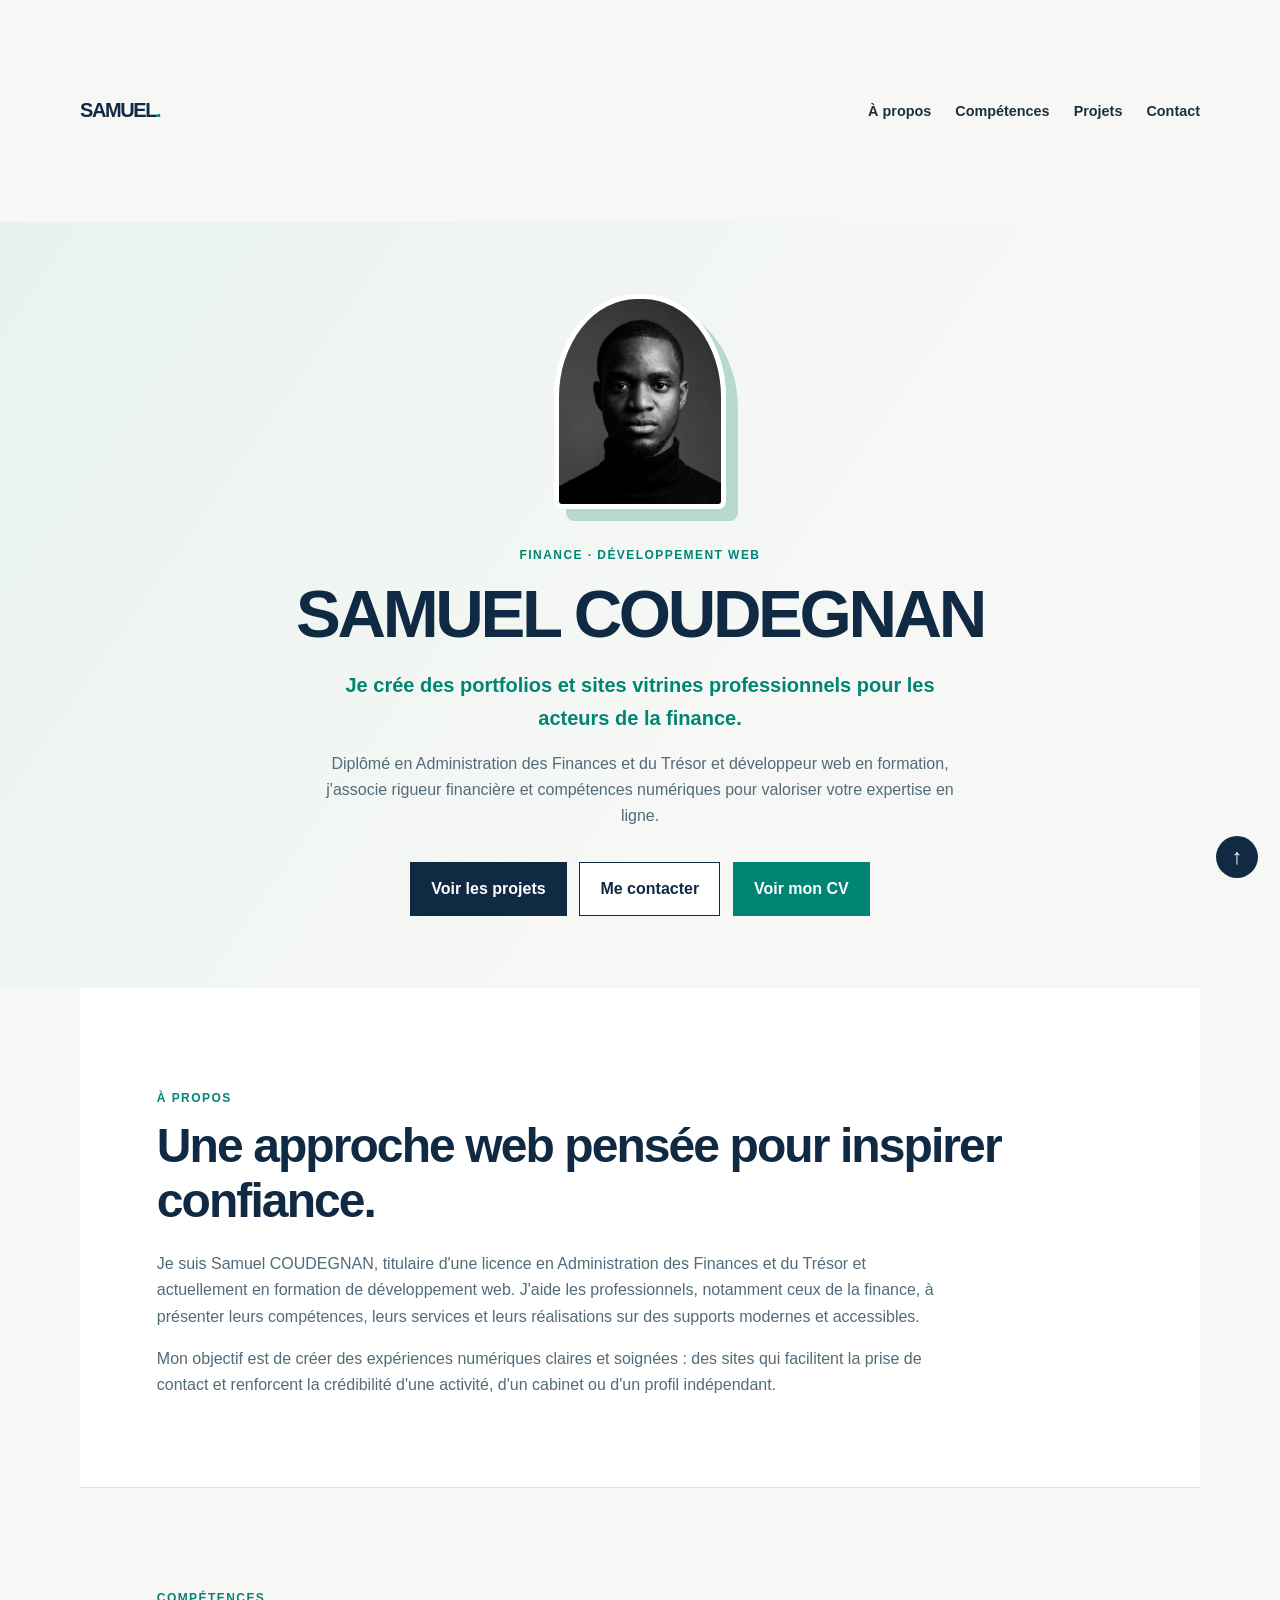
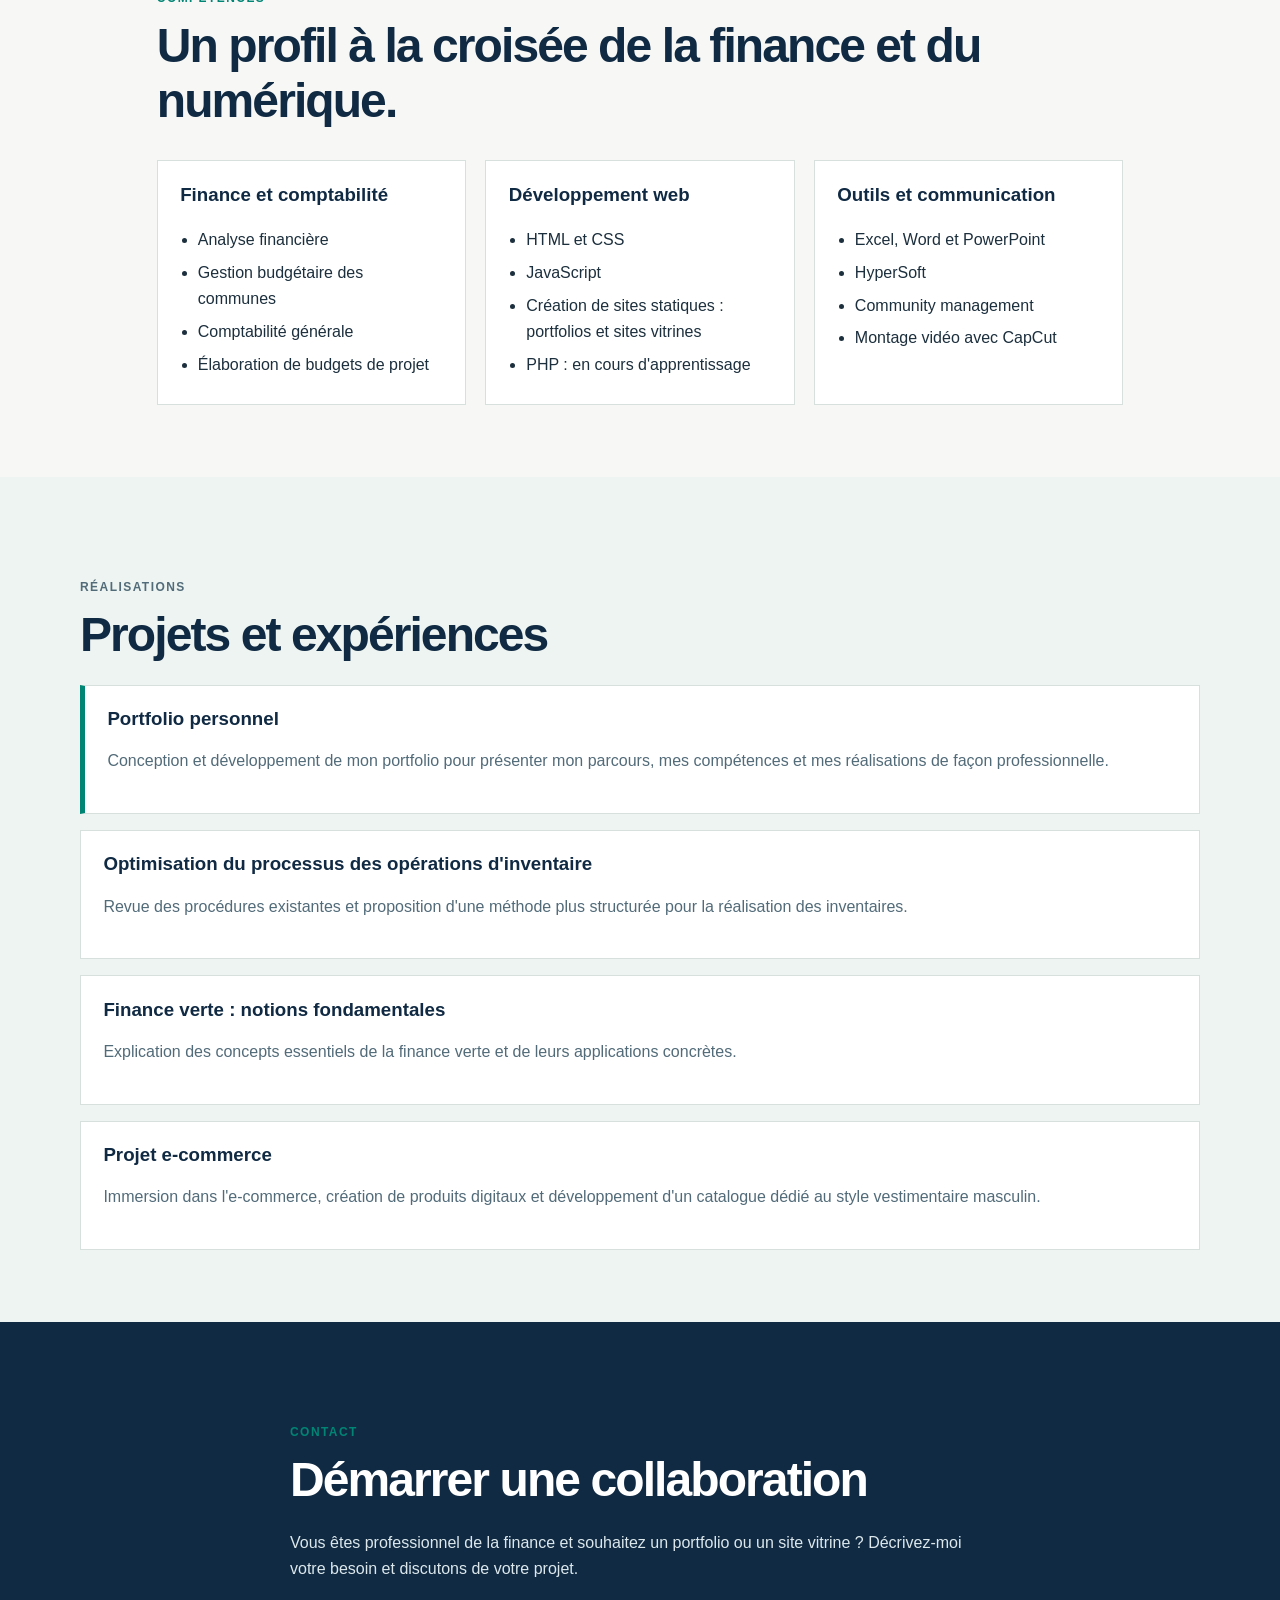
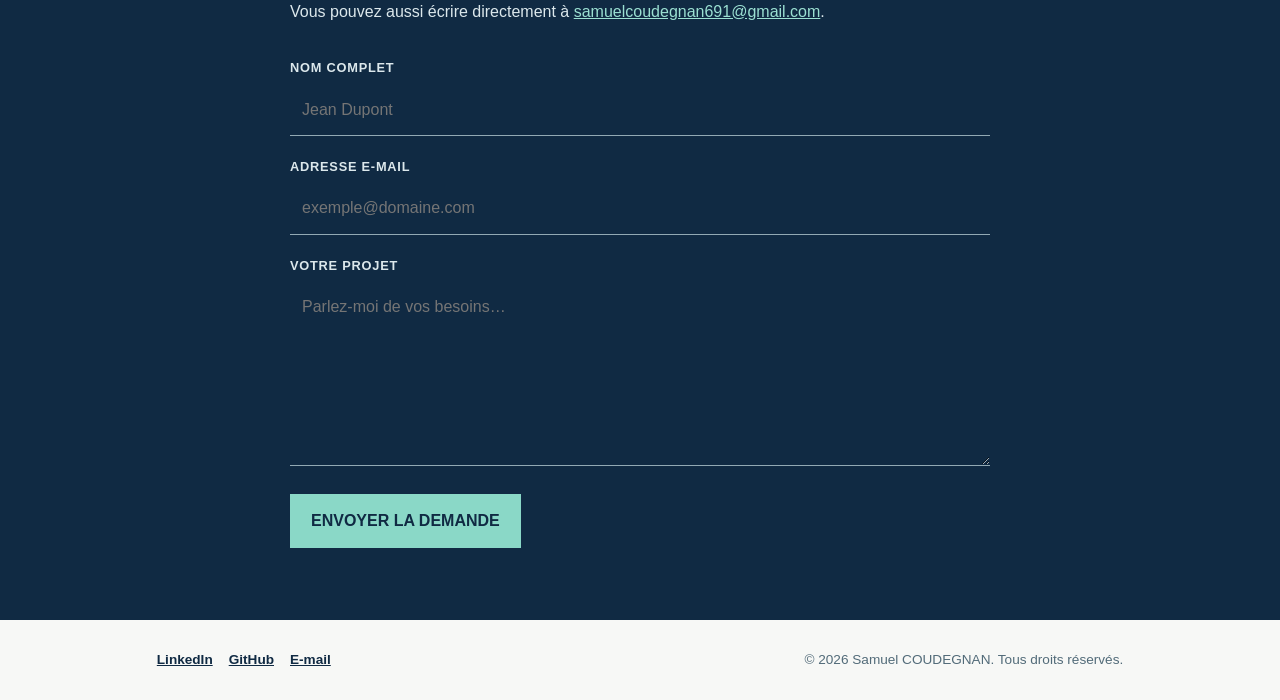
<file: index.html>
<!DOCTYPE html>
<html lang="fr">
<head>
  <meta charset="UTF-8">
  <meta name="viewport" content="width=device-width, initial-scale=1.0">
  <meta name="description" content="Samuel COUDEGNAN, professionnel de la finance et créateur de sites web. Découvrez son portfolio, ses projets et ses services de création de sites vitrines.">
  <meta name="robots" content="index, follow">
  <meta name="author" content="Samuel COUDEGNAN">

  <link rel="canonical" href="https://coudesam.github.io/portfolio/">
  <link rel="stylesheet" href="style.css">

  <meta property="og:type" content="website">
  <meta property="og:locale" content="fr_FR">
  <meta property="og:title" content="Samuel COUDEGNAN | Finance & développement web">
  <meta property="og:description" content="Portfolio de Samuel COUDEGNAN : finance, développement web et création de sites vitrines.">
  <meta property="og:url" content="https://coudesam.github.io/portfolio/">

  <meta name="twitter:card" content="summary">
  <meta name="twitter:title" content="Samuel COUDEGNAN | Portfolio">
  <meta name="twitter:description" content="Finance, développement web et création de sites vitrines.">

  <title>Samuel COUDEGNAN | Finance et développement web</title>

  <script type="application/ld+json">
  {
    "@context": "https://schema.org",
    "@type": "Person",
    "name": "Samuel COUDEGNAN",
    "url": "https://coudesam.github.io/portfolio/",
    "email": "mailto:samuelcoudegnan691@gmail.com",
    "jobTitle": "Créateur de sites web",
    "description": "Professionnel de la finance et créateur de sites vitrines et portfolios.",
    "knowsAbout": [
      "Administration des finances et du Trésor",
      "HTML",
      "CSS",
      "JavaScript",
      "Création de sites web"
    ],
    "sameAs": [
      "https://github.com/coudesam"
    ]
  }
  </script>
</head>

<body id="haut">
  <header>
    <nav class="navbar" aria-label="Navigation principale">
      <a class="logo" href="#haut">SAMUEL<span>.</span></a>

      <ul class="menu">
        <li><a href="#apropos">À propos</a></li>
        <li><a href="#competences">Compétences</a></li>
        <li><a href="#projets">Projets</a></li>
        <li><a href="#contact">Contact</a></li>
      </ul>
    </nav>
  </header>

  <main>
    <section class="hero">
      <div class="hero-content">
        <div id="container">
          <img class="conteneur-image" src="asset/profil.jpg" alt="Photo de Samuel COUDEGNAN">
        </div>

        <p class="sur-titre">FINANCE · DÉVELOPPEMENT WEB</p>
        <h1>SAMUEL COUDEGNAN</h1>

        <p class="accroche">
          Je crée des portfolios et sites vitrines professionnels pour les acteurs de la finance.
        </p>

        <p>
          Diplômé en Administration des Finances et du Trésor et développeur web en formation,
          j'associe rigueur financière et compétences numériques pour valoriser votre expertise en ligne.
        </p>

        <div class="hero-buttons">
          <a href="#projets" class="btn-dark">Voir les projets</a>
          <a href="#contact" class="btn-light">Me contacter</a>
          <a href="asset/cv-samuel.pdf" class="btn-download" target="_blank" rel="noopener noreferrer">
            Voir mon CV
          </a>
        </div>
      </div>
    </section>

    <section id="apropos" class="apropos">
      <p class="sur-titre">À PROPOS</p>
      <h2>Une approche web pensée pour inspirer confiance.</h2>

      <p>
        Je suis Samuel COUDEGNAN, titulaire d'une licence en Administration des Finances
        et du Trésor et actuellement en formation de développement web. J'aide les professionnels,
        notamment ceux de la finance, à présenter leurs compétences, leurs services et leurs
        réalisations sur des supports modernes et accessibles.
      </p>

      <p>
        Mon objectif est de créer des expériences numériques claires et soignées :
        des sites qui facilitent la prise de contact et renforcent la crédibilité
        d'une activité, d'un cabinet ou d'un profil indépendant.
      </p>
    </section>

    <section id="competences" class="disposition">
      <p class="sur-titre">COMPÉTENCES</p>
      <h2>Un profil à la croisée de la finance et du numérique.</h2>

      <div class="cartes">
        <article>
          <h3>Finance et comptabilité</h3>
          <ul>
            <li>Analyse financière</li>
            <li>Gestion budgétaire des communes</li>
            <li>Comptabilité générale</li>
            <li>Élaboration de budgets de projet</li>
          </ul>
        </article>

        <article>
          <h3>Développement web</h3>
          <ul>
            <li>HTML et CSS</li>
            <li>JavaScript</li>
            <li>Création de sites statiques : portfolios et sites vitrines</li>
            <li>PHP : en cours d'apprentissage</li>
          </ul>
        </article>

        <article>
          <h3>Outils et communication</h3>
          <ul>
            <li>Excel, Word et PowerPoint</li>
            <li>HyperSoft</li>
            <li>Community management</li>
            <li>Montage vidéo avec CapCut</li>
          </ul>
        </article>
      </div>
    </section>

    <section id="projets" class="projets">
      <p class="sur-titre">RÉALISATIONS</p>
      <h2>Projets et expériences</h2>

      <article class="projet-principal">
        <h3>Portfolio personnel</h3>
        <p>
          Conception et développement de mon portfolio pour présenter mon parcours,
          mes compétences et mes réalisations de façon professionnelle.
        </p>
      </article>

      <article>
        <h3>Optimisation du processus des opérations d'inventaire</h3>
        <p>
          Revue des procédures existantes et proposition d'une méthode plus structurée
          pour la réalisation des inventaires.
        </p>
      </article>

      <article>
        <h3>Finance verte : notions fondamentales</h3>
        <p>
          Explication des concepts essentiels de la finance verte et de leurs applications concrètes.
        </p>
      </article>

      <article>
        <h3>Projet e-commerce</h3>
        <p>
          Immersion dans l'e-commerce, création de produits digitaux et développement
          d'un catalogue dédié au style vestimentaire masculin.
        </p>
      </article>
    </section>

    <section id="contact" class="contact-section">
      <div class="container">
        <p class="sur-titre">CONTACT</p>
        <h2>Démarrer une collaboration</h2>

        <p>
          Vous êtes professionnel de la finance et souhaitez un portfolio ou un site vitrine ?
          Décrivez-moi votre besoin et discutons de votre projet.
        </p>

        <p class="contact-direct">
          Vous pouvez aussi écrire directement à
          <a href="mailto:samuelcoudegnan691@gmail.com">samuelcoudegnan691@gmail.com</a>.
        </p>

        <form>
          <div class="form-group">
            <label for="nom">NOM COMPLET</label>
            <input type="text" id="nom" name="nom" placeholder="Jean Dupont" required>
          </div>

          <div class="form-group">
            <label for="email">ADRESSE E-MAIL</label>
            <input type="email" id="email" name="email" placeholder="exemple@domaine.com" required>
          </div>

          <div class="form-group">
            <label for="message">VOTRE PROJET</label>
            <textarea id="message" name="message" rows="6" placeholder="Parlez-moi de vos besoins…" required></textarea>
          </div>

          <button type="submit" id="envoyer">ENVOYER LA DEMANDE</button>
        </form>
      </div>
    </section>
  </main>

  <a href="#haut" class="retour-haut" aria-label="Retour en haut">↑</a>

  <footer>
    <nav class="footer-menu" aria-label="Liens de contact">
      <a href="#">LinkedIn</a>
      <a href="https://github.com/coudesam" target="_blank" rel="noopener noreferrer">GitHub</a>
      <a href="mailto:samuelcoudegnan691@gmail.com">E-mail</a>
    </nav>

    <p>© 2026 Samuel COUDEGNAN. Tous droits réservés.</p>
  </footer>

  <script src="script.js"></script>
</body>
</html>
</file>
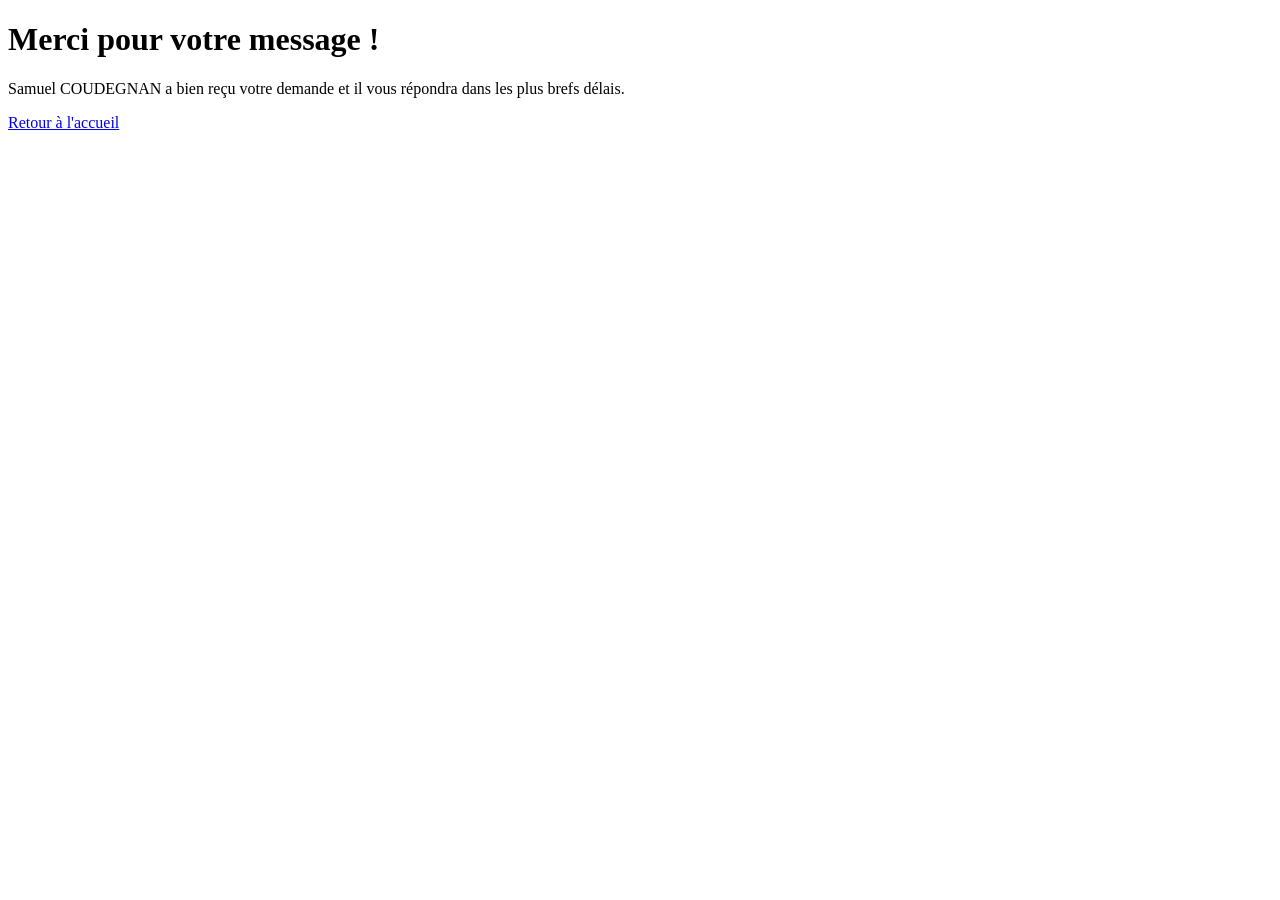
<file: reponse.html>
<!DOCTYPE html>
<html lang="en">
<head>
    <meta charset="UTF-8">
    <meta name="viewport" content="width=device-width, initial-scale=1.0">
    <title>Message envoyée</title>
</head>
<body>
    <h1>Merci pour votre message !</h1>
    <p>Samuel COUDEGNAN a bien reçu votre demande et il vous répondra dans les plus brefs délais.</p>
    <a href="index.html">Retour à l'accueil</a>
</body>
</html>
</file>
<file: style.css>
:root {
  --navy: #102a43;
  --teal: #008574;
  --paper: #f7f8f6;
  --ink: #1c2f3d;
  --muted: #526b79;
  --line: #d7e0dc;
}
* {
  box-sizing: border-box;
}
html {
  scroll-behavior: smooth;
}
body {
  margin: 0;
  background: var(--paper);
  color: var(--ink);
  font:
    16px/1.65 "Segoe UI",
    sans-serif;
}
header,
section,
footer {
  padding: 4.5rem max(6%, 24px);
}
.navbar,
section,
footer {
  max-width: 1120px;
  margin: auto;
}
.navbar {
  display: flex;
  align-items: center;
  justify-content: space-between;
  padding-top: 1.4rem;
  padding-bottom: 1.4rem;
}
.logo {
  font-weight: 800;
  letter-spacing: -0.07em;
  font-size: 1.25rem;
  text-decoration: none;
  color: var(--navy);
}
.logo span,
.sur-titre,
.projet-principal a {
  color: var(--teal);
}
.menu {
  display: flex;
  gap: 1.5rem;
  list-style: none;
  margin: 0;
  padding: 0;
}
.menu a {
  color: var(--ink);
  font-size: 0.9rem;
  font-weight: 600;
  text-decoration: none;
}
.menu a:hover {
  color: var(--teal);
}
.hero {
  max-width: none;
  background: linear-gradient(125deg, #e8f2ed, #f7f8f6 60%);
  text-align: center;
}
.hero-content {
  max-width: 760px;
  margin: auto;
}
.conteneur-image {
  width: 172px;
  height: 215px;
  object-fit: cover;
  border-radius: 48% 48% 8px 8px;
  border: 5px solid #fff;
  box-shadow: 12px 12px 0 #b8d9cf;
}
.sur-titre {
  margin: 1.8rem 0 0.6rem;
  font-size: 0.75rem;
  font-weight: 800;
  letter-spacing: 0.12em;
}
h1,
h2,
h3 {
  color: var(--navy);
  line-height: 1.15;
}
h1 {
  margin: 0.3rem 0 1rem;
  font-size: clamp(2.6rem, 6vw, 4.2rem);
  letter-spacing: -0.05em;
}
h2 {
  margin: 0 0 1.4rem;
  font-size: clamp(2rem, 4vw, 3rem);
  letter-spacing: -0.04em;
}
.accroche {
  max-width: 600px;
  margin: 0 auto 1rem;
  color: var(--teal);
  font-size: 1.25rem;
  font-weight: 700;
}
.hero-content > p:not(.sur-titre):not(.accroche) {
  max-width: 670px;
  margin: 0 auto;
  color: var(--muted);
}
.hero-buttons {
  display: flex;
  justify-content: center;
  flex-wrap: wrap;
  gap: 0.8rem;
  margin-top: 2rem;
}
.btn-dark,
.btn-light,
.btn-download,
button {
  display: inline-block;
  padding: 0.8rem 1.25rem;
  border: 1px solid var(--navy);
  font: inherit;
  font-weight: 700;
  text-decoration: none;
  cursor: pointer;
  transition: 0.2s;
}
.btn-dark,
button {
  background: var(--navy);
  color: #fff;
}
.btn-light {
  background: #fff;
  color: var(--navy);
}
.btn-download {
  border-color: var(--teal);
  background: var(--teal);
  color: #fff;
}
.btn-dark:hover,
.btn-light:hover,
.btn-download:hover,
button:hover {
  transform: translateY(-2px);
}
.apropos {
  background: #fff;
}
.apropos p:not(.sur-titre) {
  max-width: 800px;
  color: var(--muted);
}
.disposition {
  border-top: 1px solid var(--line);
}
.cartes {
  display: grid;
  grid-template-columns: repeat(3, 1fr);
  gap: 1.2rem;
  margin-top: 2rem;
}
.cartes article,
.projets article {
  background: #fff;
  border: 1px solid var(--line);
  padding: 1.4rem;
}
.cartes h3 {
  margin-top: 0;
}
.cartes ul {
  padding-left: 1.1rem;
  margin: 0;
}
.cartes li {
  padding: 0.2rem 0;
}
.projets {
  background: #edf4f1;
  max-width: none;
}
.projets > * {
  max-width: 1120px;
  margin-left: auto;
  margin-right: auto;
}
.projets article {
  margin-top: 1rem;
}
.projets h3 {
  margin-top: 0;
}
.projets p {
  color: var(--muted);
}
.projet-principal {
  border-left: 5px solid var(--teal) !important;
}
.projet-principal a {
  font-weight: 700;
}
.contact-section {
  background: var(--navy);
  max-width: none;
  color: #dce8ec;
}
.container {
  max-width: 700px;
  margin: auto;
}
.contact-section h2 {
  color: #fff;
}
.contact-section a {
  color: #9be0d2;
}
.contact-direct {
  margin-bottom: 2rem;
}
.form-group {
  margin-bottom: 1.25rem;
}
label {
  display: block;
  margin-bottom: 0.4rem;
  font-size: 0.8rem;
  font-weight: 800;
  letter-spacing: 0.06em;
}
input,
textarea {
  width: 100%;
  padding: 0.75rem;
  border: 0;
  border-bottom: 1px solid #92a9b4;
  background: transparent;
  color: #fff;
  font: inherit;
}
input:focus,
textarea:focus {
  outline: 0;
  border-bottom: 2px solid #8ad8c7;
}
textarea {
  resize: vertical;
}
button {
  border-color: #8ad8c7;
  background: #8ad8c7;
  color: var(--navy);
}
footer {
  display: flex;
  align-items: center;
  justify-content: space-between;
  gap: 1rem;
  padding-top: 1.8rem;
  padding-bottom: 1.8rem;
  font-size: 0.85rem;
  color: var(--muted);
}
footer p {
  margin: 0;
}
.footer-menu {
  display: flex;
  gap: 1rem;
}
.footer-menu a {
  color: var(--navy);
  font-weight: 700;
}
.retour-haut {
  position: fixed;
  right: 22px;
  bottom: 22px;
  display: grid;
  place-items: center;
  width: 42px;
  height: 42px;
  border-radius: 50%;
  background: var(--navy);
  color: #fff;
  text-decoration: none;
  font-size: 1.35rem;
}
@media (max-width: 720px) {
  header,
  section,
  footer {
    padding-left: 7%;
    padding-right: 7%;
  }
  .navbar {
    flex-direction: column;
    gap: 1rem;
  }
  .menu {
    gap: 0.9rem;
    flex-wrap: wrap;
    justify-content: center;
  }
  .cartes {
    grid-template-columns: 1fr;
  }
  footer {
    flex-direction: column;
    text-align: center;
  }
  .footer-menu {
    justify-content: center;
  }
}
</file>
